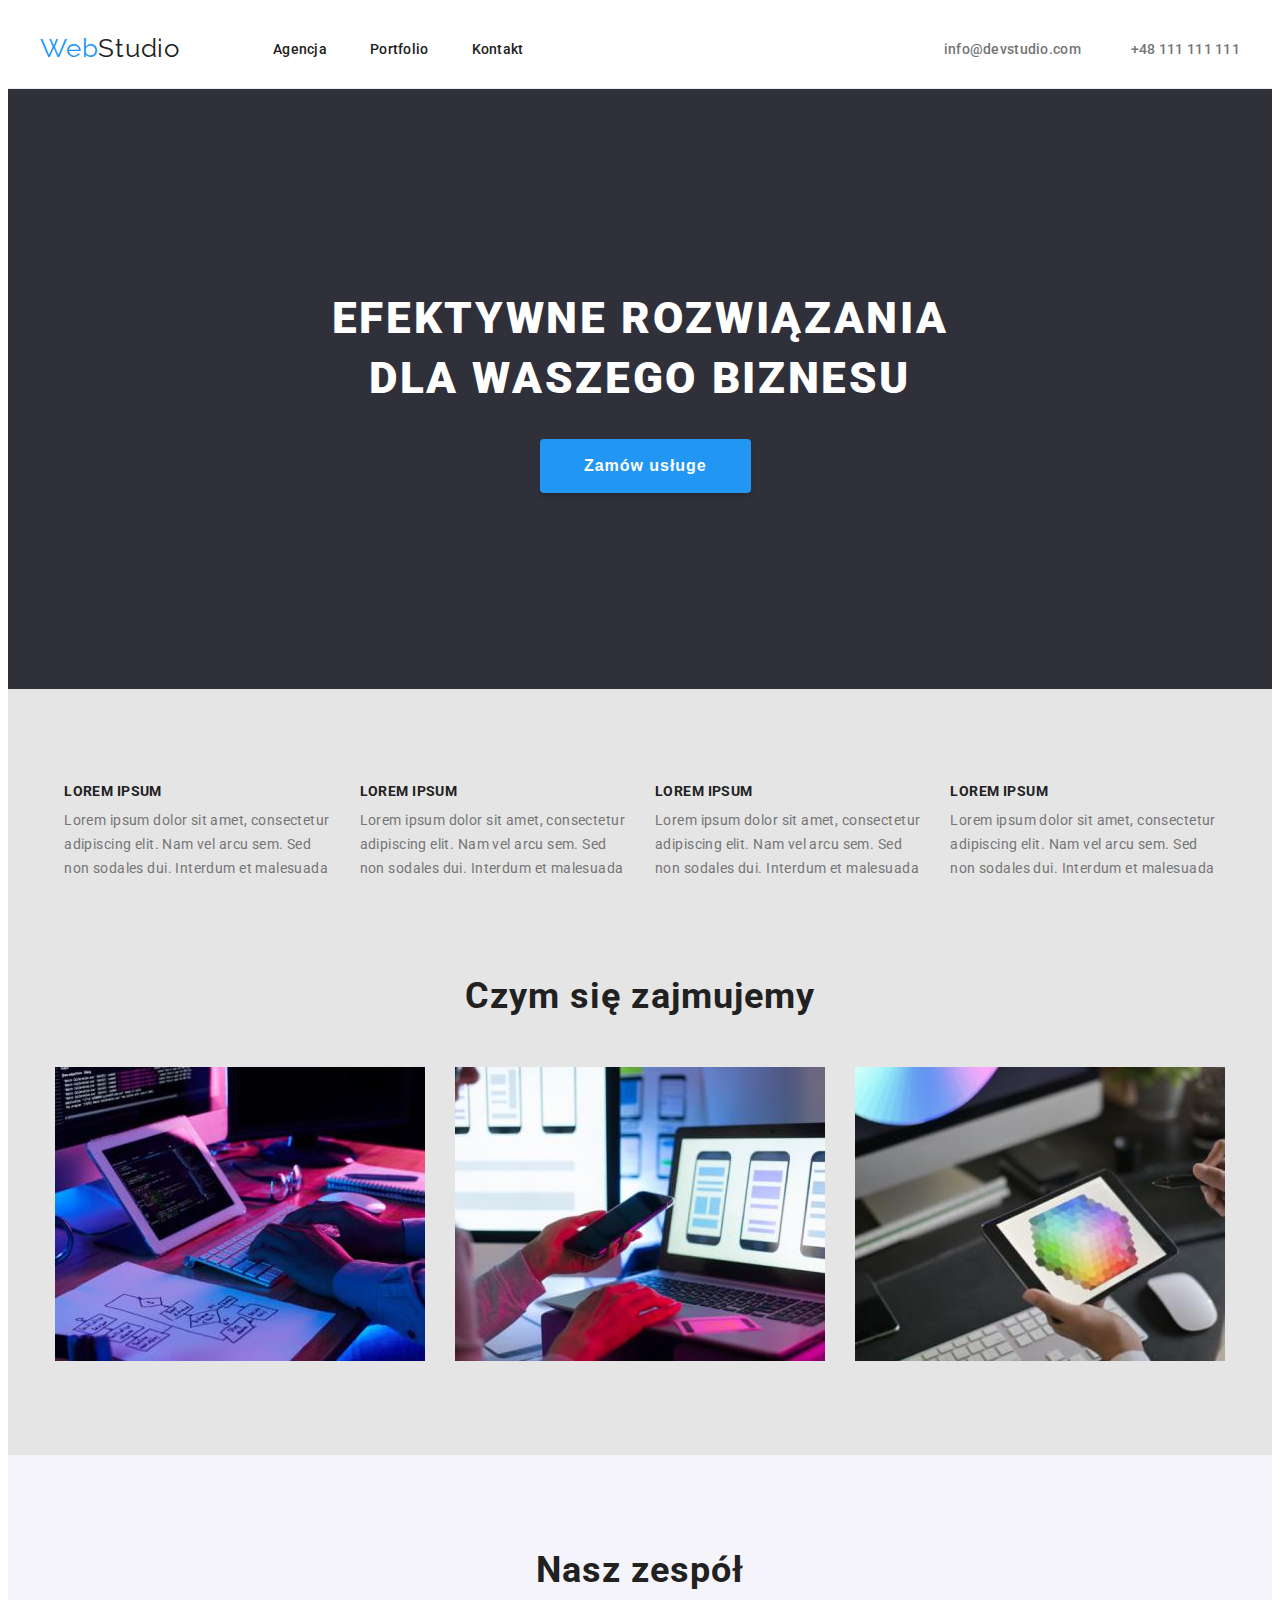
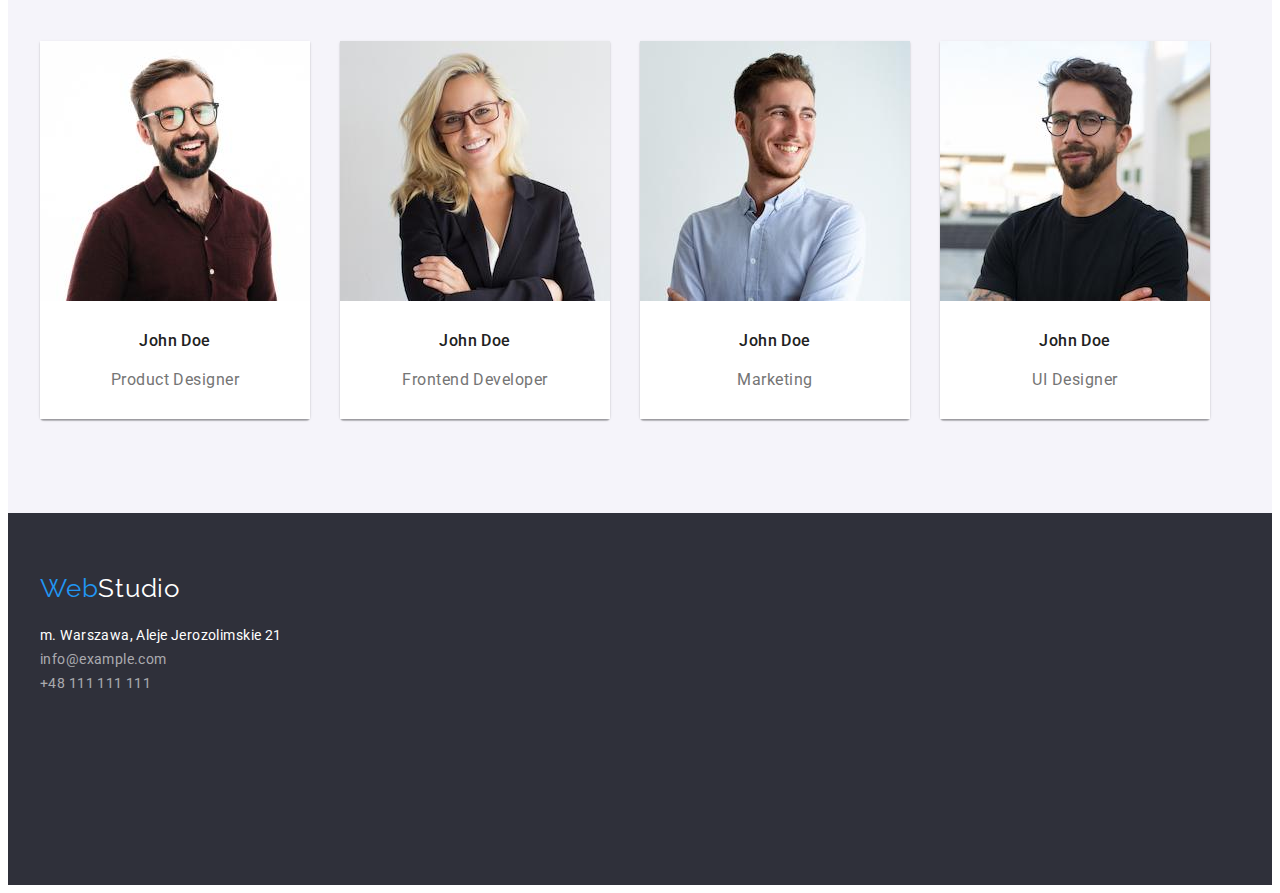
<file: index.html>
<!DOCTYPE html>
<html lang="en">
  <head>
    <meta charset="UTF-8" />
    <meta http-equiv="X-UA-Compatible" content="IE=edge" />
    <meta name="viewport" content="width=device-width, initial-scale=1.0" />
    <title>Studio</title>
    <link
      rel="stylesheet"
      href="https://cdnjs.cloudflare.com/ajax/libs/modern-normalize/1.0.0/modern-normalize.min.css"
      integrity="sha512-ISS7cAi1PEhQ8jnbJpJZMd29NlhNj4AWYyLOSp2CE/CsHxTCu+r+t0D2yoJudVrd0/8fTVPUVDzY5Tvli75u/g=="
      crossorigin="anonymous"
    />
    <link rel="stylesheet" href="css/styles.css" />
    <link rel="preconnect" href="https://fonts.gstatic.com" />
    <link
      href="https://fonts.googleapis.com/css2?family=Raleway:wght@700&family=Roboto:wght@400;500;700;900&display=swap"
      rel="stylesheet"
    />
  </head>

  <body>
      <!--HEADER-->
    <header class="header border">
      <div class="container">
        <a class="header-logo" href="index.html"
          >Web<span class="header-logo-color">Studio</span></a
        >
        <nav class="navigation">
          <ul class="navigation-list list">
            <li class="navigation-list-item">
              <a class="navigation-list-link" href="#">Agencja</a>
            </li>

            <li class="navigation-list-item">
              <a class="navigation-list-link" href="portfolio.html"
                >Portfolio</a
              >
            </li>
            <li class="navigation-list-item">
              <a class="navigation-list-link" href="#">Kontakt</a>
            </li>
          </ul>
        </nav>
        <ul class="navigation-contact list">
          <li class="navigation-contat-list">
            <a class="navigation-contact-link" href="mailto:info@devstudio.com"
              >info@devstudio.com</a
            >
          </li>
          <li class="nvigation-contat-list">
            <a class="navigation-contact-link" href="tel:+48111111111"
              >+48 111 111 111</a
            >
          </li>
        </ul>
      </div>
    </header>
    <!--END HEADER-->
    <main class="main">
      <!--SLOGAN-->
      <section class="slogan">
        <div class="container">
          <h1 class="slogan-title">
            EFEKTYWNE ROZWIĄZANIA <br />
            DLA WASZEGO BIZNESU
          </h1>
          <button class="slogan-button" type="button">Zamów usługe</button>
        </div>
      </section>
      <!--END SLOGAN-->
       

      <!--OUR STRENGHTS-->
      <section class="our-strenghts">
        <div class="container">
          <ul class="our-strenghts-list list">
            <li class="our-strenghts-item">
              <h5 class="our-strenghts-title">LOREM IPSUM</h5>
              <p class="our-strenghts-description">
                Lorem ipsum dolor sit amet, consectetur <br />
                adipiscing elit. Nam vel arcu sem. Sed <br />
                non sodales dui. Interdum et malesuada
              </p>
            </li>
            <li class="our-strenghts-item">
              <h5 class="our-strenghts-title">LOREM IPSUM</h5>
              <p class="our-strenghts-description">
                Lorem ipsum dolor sit amet, consectetur <br />
                adipiscing elit. Nam vel arcu sem. Sed <br />
                non sodales dui. Interdum et malesuada
              </p>
            </li>
            <li class="our-strenghts-item">
              <h5 class="our-strenghts-title">LOREM IPSUM</h5>
              <p class="our-strenghts-description">
                Lorem ipsum dolor sit amet, consectetur <br />
                adipiscing elit. Nam vel arcu sem. Sed <br />
                non sodales dui. Interdum et malesuada
              </p>
            </li>
            <li class="our-strenghts-item">
              <h5 class="our-strenghts-title">LOREM IPSUM</h5>
              <p class="our-strenghts-description">
                Lorem ipsum dolor sit amet, consectetur <br />
                adipiscing elit. Nam vel arcu sem. Sed <br />
                non sodales dui. Interdum et malesuada
              </p>
            </li>
          </ul>
        </div>
      </section>
      <!--END OUR STRENGHTS-->

      <!--WHAT WE DO-->
      <section class="what-we-do section">
        <div class="container">
          <h2 class="what-we-do-title">Czym się zajmujemy</h2>
          <ul class="what-we-do-item list">
            <li class="what-we-do-list">
              <a class="what-we-do-link" href="#">
                <img
                  class="what-we-do-img"
                  src="./images/img.one.jpg"
                  alt="programowanie"
                  width="370"
                  height="294"
                />
              </a>
            </li>
            <li class="what-we-do-list">
              <a class="what-we-do-link" href="#">
                <img
                  class="what-we-do-img"
                  src="./images/img.two.jpg"
                  alt="tworzenie grafiki"
                  width="370"
                  height="294"
                />
              </a>
            </li>
            <li class="what-we-do-list">
              <a class="what-we-do-link" href="#">
                <img
                  class="what-we-do-img"
                  src="./images/img.three.jpg"
                  alt="projektowanie"
                  width="370"
                  height="294"
                />
              </a>
            </li>
          </ul>
        </div>
      </section>
      <!--END WHAT WE DO-->

      <!--OUR TEAM-->
      <section class="our-team section">
        <div class="container">
          <h2 class="our-team-title">Nasz zespół</h2>
          <ul class="our-team-item list">
            <li class="our-team-list">
                <img
                  class="our-team-img"
                  src="./images/person.one.jpg"
                  alt="Product Designer"
                  width="270"
                  height="260"
                />
                <h3 class="our-team-person">John Doe</h3>
                <p class="our-team-profession">Product Designer</p> 
            </li>
            <li class="our-team-list">
                <img
                  class="our-team-img"
                  src="./images/person.two.jpg"
                  alt="Frontend Developer"
                  width="270"
                  height="260"
                />
                <h3 class="our-team-person">John Doe</h3>
                <p class="our-team-profession">Frontend Developer</p>
            </li>
            <li class="our-team-list">
                <img
                  class="our-team-img"
                  src="./images/person.three.jpg"
                  alt="Marketing"
                  width="270"
                  height="260"
                />
                <h3 class="our-team-person">John Doe</h3>
                <p class="our-team-profession">Marketing</p>
            </li>
            <li class="our-team-list">
                <img
                  class="our-team-img"
                  src="./images/person.four.jpg"
                  alt="UI Designer"
                  width="270"
                  height="260"
                />
                <h3 class="our-team-person">John Doe</h3>
                <p class="our-team-profession">UI Designer</p>
            </li>
          </ul>
        </div>
      </section>
      <!--END OUR TEAM-->
    </main>

    <!--FOOTER-->
    <footer class="footer section-foot">
      <div class="container">
        <a class="header-logo" href="index.html"
          >Web<span class="header-logo-foot">Studio</span></a
        >
        <address class="address">
          m. Warszawa, Aleje Jerozolimskie 21 <br />
          <a class="footer-mail" href="mailto:info@example.com"
            >info@example.com</a
          >
          <br />
          <a class="footer-tel" href="+48111111111">+48 111 111 111</a>
        </address>
      </div>
    </footer>
    <!--END FOOTER-->
  </body>
</html>
</file>
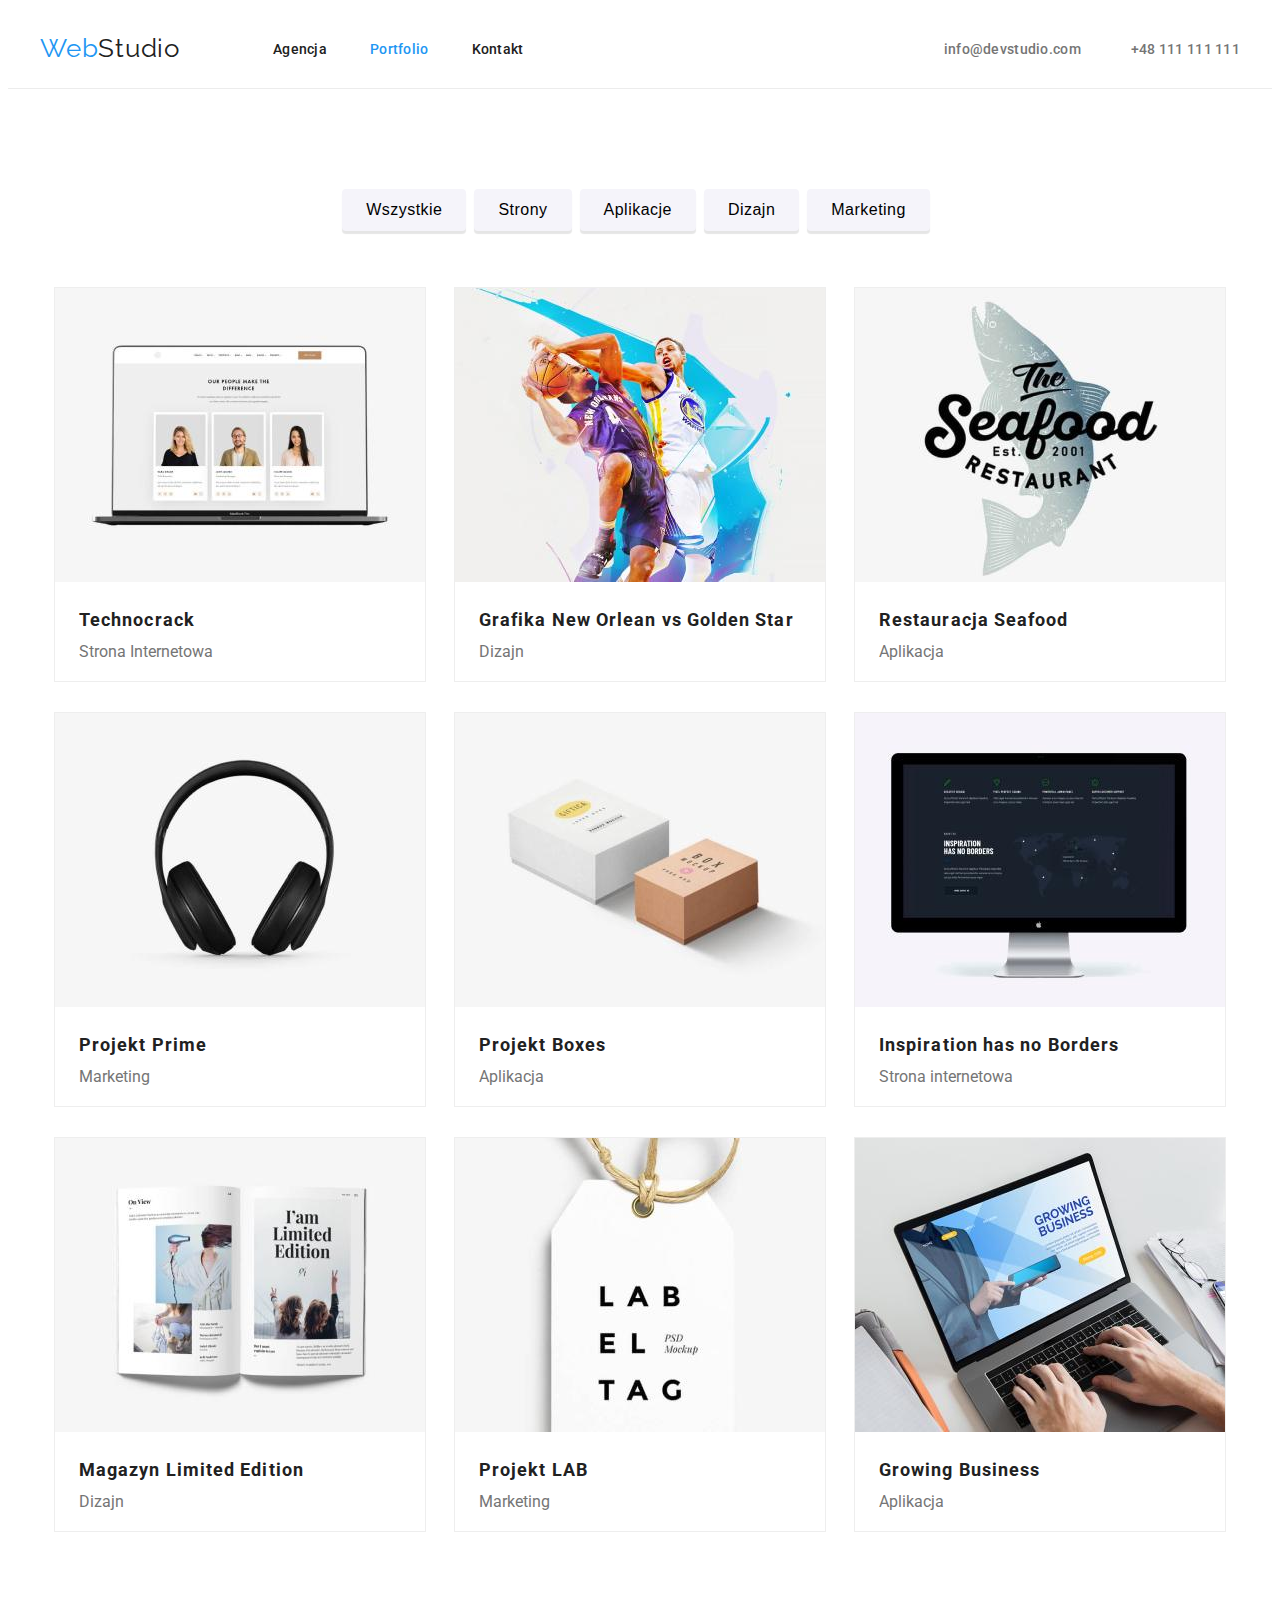
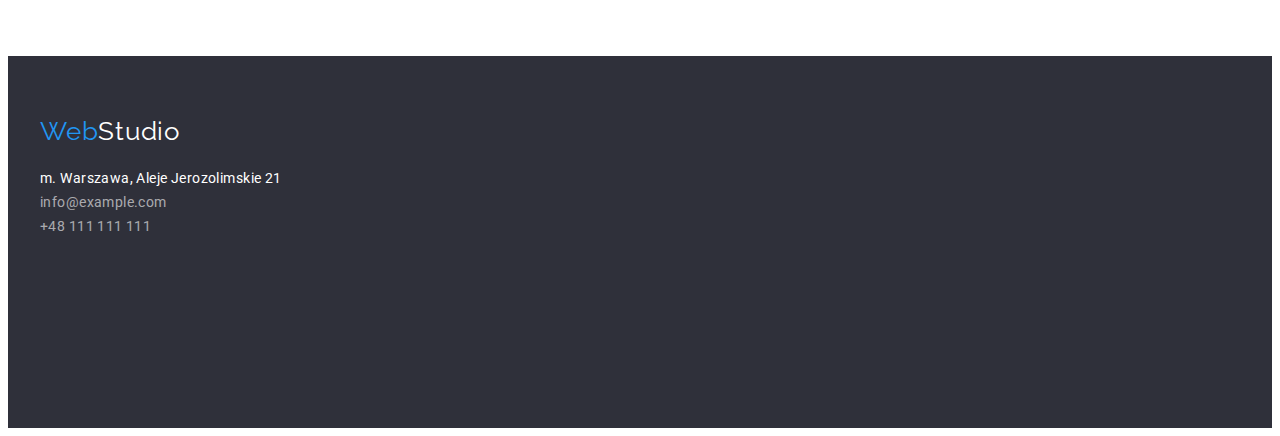
<file: portfolio.html>
<!DOCTYPE html>
<html lang="en">
<head>
    <meta charset="UTF-8">
    <meta http-equiv="X-UA-Compatible" content="IE=edge">
    <meta name="viewport" content="width=device-width, initial-scale=1.0">
    <title>Portfolio</title>
    <link rel="stylesheet" href="https://cdnjs.cloudflare.com/ajax/libs/modern-normalize/1.0.0/modern-normalize.min.css"
        integrity="sha512-ISS7cAi1PEhQ8jnbJpJZMd29NlhNj4AWYyLOSp2CE/CsHxTCu+r+t0D2yoJudVrd0/8fTVPUVDzY5Tvli75u/g=="
        crossorigin="anonymous">
    <link rel="stylesheet" href="css/styles.css"/>
    <link rel="preconnect" href="https://fonts.gstatic.com">
    <link href="https://fonts.googleapis.com/css2?family=Raleway:wght@700&family=Roboto:wght@400;500;700;900&display=swap" rel="stylesheet">
</head>
<body>
    <header class="header border">
        <div class="container">
            <a  class="header-logo" href="index.html">Web<span class="header-logo-color">Studio</span></a>
            <nav class="navigation">
                <ul class="navigation-list list">
                    <li class="navigation-list-item"><a class="navigation-list-link"  href="#">Agencja</a></li>
                    <li class="navigation-list-item"><a class="navigation-list-link-active" href="#">Portfolio</a></li>
                    <li class="navigation-list-item"><a class="navigation-list-link" href="#">Kontakt</a></li>
                </ul>  
            </nav>
            <ul class="navigation-contact list">
                <li class="navigation-contact-list"><a class="navigation-contact-link" href="mailto:info@devstudio.com">info@devstudio.com</a></li>
                <li class="navigation-contact-list"><a class="navigation-contact-link" href="tel:+48111111111">+48 111 111 111</a></li>
            </ul>
        </div>
        
    </header>
    <main class="main-portfolio">
    <!--NAV-->
<section class="navigation-btn">
    <div class="container">
        <ul class="navigation-btn-list list">
            <li><button class="navigation-btn-item" type="button">Wszystkie</button></li>
            <li><button class="navigation-btn-item" type="button">Strony</button></li>
            <li><button class="navigation-btn-item" type="button">Aplikacje</button></li>
            <li><button class="navigation-btn-item" type="button">Dizajn</button></li>
            <li><button class="navigation-btn-item" type="button">Marketing</button></li>
        </ul>
    </div>
    <!--END NAV-->

</section>
<!--PROJECTS-->
<section class="project">
    <div class="container">
        <ul class="project-list list">
            <li class="project-list-item">
             <a class="project-img-link" href="#">
            <img class="project-img" src="./images/portfolio/team.jpg"
            alt="strona internetowa"
            width="370"
            height="294">
        </a>
            <p class="project-img-name">Technocrack</p>
            <p class="project-img-spec">Strona Internetowa</p>
            </li>
            <li class="project-list-item">
            <a class="project-img-link" href="#">
            <img class="project-img" src="./images/portfolio/nba.jpg"
            alt="tworzenie grafiki"
            width="370"
            height="294">
        </a>
            <p class="project-img-name">Grafika New Orlean vs Golden Star</p>
            <p class="project-img-spec">Dizajn</p>
            </li>
            <li class="project-list-item">
             <a class="project-img-link" href="#">
            <img class="project-img" src="./images/portfolio/seafood.jpg"
            alt="projektowanie"
            width="370"
            height="294">
        </a>
            <p class="project-img-name">Restauracja Seafood</p>
            <p class="project-img-spec">Aplikacja</p>
             <li class="project-list-item">
                <a class="project-img-link" href="#">
               <img class="project-img" src="./images/portfolio/headphones.jpg"
               alt="programowanie"
               width="370"
               height="294">
            </a>
               <p class="project-img-name">Projekt Prime</p>
               <p class="project-img-spec">Marketing</p>
               </li>
               <li class="project-list-item">
               <a class="project-img-link" href="#">
               <img class="project-img" src="./images/portfolio/box.jpg"
               alt="tworzenie grafiki"
               width="370"
               height="294">
            </a>
               <p class="project-img-name">Projekt Boxes</p>
               <p class="project-img-spec">Aplikacja</p>
               </li>
               <li class="project-list-item">
                <a class="project-img-link" href="#">
               <img class="project-img" src="./images/portfolio/aple.jpg"
               alt="projektowanie"
               width="370"
               height="294">
            </a>
               <p class="project-img-name">Inspiration has no Borders</p>
               <p class="project-img-spec">Strona internetowa</p>
               </li>
                <li class="project-list-item">
                    <a class="project-img-link" href="#">
                   <img class="project-img" src="./images/portfolio/newspaper.jpg"
                   alt="programowanie"
                   width="370"
                   height="294">
                </a>
                   <p class="project-img-name">Magazyn Limited Edition</p>
                   <p class="project-img-spec">Dizajn</p>
                   </li>
                   <li class="project-list-item">
                   <a class="project-img-link" href="#">
                   <img class="project-img" src="./images/portfolio/tag.jpg"
                   alt="tworzenie grafiki"
                   width="370"
                   height="294">
                   </a>
                   <p class="project-img-name">Projekt LAB</p>
                   <p class="project-img-spec">Marketing</p>
                   </li>
                   <li class="project-list-item">
                    <a class="project-img-link" href="#">
                   <img class="project-img" src="./images/portfolio/notebook.jpg"
                   alt="projektowanie"
                   width="370"
                   height="294">
                </a>
                   <p class="project-img-name">Growing Business</p>
                   <p class="project-img-spec">Aplikacja</p>        
            </li>
        </ul>
    </div>
    <!--END PROJECTS-->
    
</section>
    </main>
    <!--FOOTER-->
    <footer class="footer section-foot">
        <div class="container">
            <a class="header-logo" href="index.html">Web<span class="header-logo-foot">Studio</span></a>
            <address class="address">
                m. Warszawa, Aleje Jerozolimskie 21 <br />
                <a class="footer-mail" href="mailto:info@example.com">info@example.com</a> <br />
                <a class="footer-tel" href="tel:+48111111111">+48 111 111 111</a>
              </address>
        </div>
       
    </footer>
    <!--END FOOTER-->
</body>
</html>
</file>
<file: css/styles.css>
:root {
    --main-color: #2196F3;
    
}
body {
    font-family: 'Roboto', sans-serif;
    color:#212121;


}
.main {
    background: #E5E5E5;
}
.main-portfolio {
    background: #FFFFFF;
}
h1,
h2,
h3,
h5 {
    margin: 0px;
    padding: 0px;
}

ul {
    margin: 0px;
    padding: 0px;
}

p {
    padding: 0px;
    margin: 0px;
}

img  {
    display:block;
}

.list {
    list-style: none;
}

.container {
    width: 1200px;
    align-items: center;
    margin: 0 auto;
    
    

}
.section {
    padding-top: 94px;
    padding-bottom: 94px;
}

.border {
    border-bottom: 1px solid #ECECEC;
}

/*==== HEADER ====*/
.header .container {
    height: 80px;
    display: flex;
    align-items: center;
    
}



.header-logo  {
    font-family: 'Raleway', sans-serif;
    font-size: 26px;
    line-height: 1.192;
    text-decoration: none;
    letter-spacing: 0.03em;
    color: var(--main-color);
    display: flex;
    align-items: center;
    
    
}

.navigation-list {
    display: flex;
    align-items: center;
    margin-left: 93px;
}




.navigation-list-item:not(:last-child) {
    margin-right: 43px;
    
}
.navigation-contact-link {
    margin-left: 50px;
    
}

.navigation-contact {
    display: flex;
    justify-content: flex-end;
    align-items: center;
    margin-left: auto;
    
}




.header-logo-color {
    color:#212121;
}
.header-logo-foot{
    color:#FFFFFF;
}
.navigation-list-link,
.navigation-list-link-active {
    font-weight: 500;
    font-size: 14px;
    line-height: 1.142;
    letter-spacing: 0.02em;
    text-decoration: none; 
    color:#212121;  
}
.navigation-list-link-active {
    color:var(--main-color)
}

.navigation-list-link:hover,
.navigation-list-link:focus,
.footer-mail:hover,
.footer-mail:focus,
.footer-tel:hover,
.footer-tel:focus {
    color:var(--main-color)
    
}

.navigation-contact-link {
    font-weight: 500;
    font-size: 14px;
    line-height: 1.142;
    letter-spacing: 0.02em;
    text-decoration: none;
    color: #757575;
}
.navigation-contact-link:hover,
.navigation-contact-link:focus {
    color:var(--main-color)
}
/*==== END HEADER ====*/


/*==== SLOGAN ====*/

.slogan {
height: 600px;
background: #2F303A;
display: block;
align-items: center;

}

.slogan-title {
font-weight: 900;
font-size: 44px;
line-height: 1.363;
text-align: center;
letter-spacing: 0.06em;
text-transform: uppercase;
color: #FFFFFF;
padding-top: 200px;
padding-bottom: 30px;
display: flex;
justify-content: center;



}

.slogan-button{
padding: 10px 42px;
font-size: 16px;
font-weight: bold;
line-height: 1.875;
cursor: pointer;
text-align: center;
letter-spacing: 0.06em;
background-color: var(--main-color);
color: #FFFFFF;
margin-left: 500px;
margin-bottom: 200px;
box-shadow: 0px 4px 4px rgba(0, 0, 0, 0.15);
border-radius: 4px;
border-color: transparent;







}
/*==== END SLOGAN ====*/



/*==== OUR STRENGHTS ====*/

.our-strenghts {
    padding-top: 94px;
}

.our-strenghts-list  {
    display: flex;
    justify-content: center;

}

.our-strenghts-title  {
font-weight: bold;
font-size: 14px;
line-height: 1.142;
letter-spacing: 0.03em;
text-transform: uppercase;
padding-bottom: 10px;



}
.our-strenghts-description {
font-size: 14px;
line-height: 1.714;
letter-spacing: 0.03em;
color:#757575;
margin-top: 10;

}
.our-strenghts-item:not(:last-child) {
    margin-right: 30px;
}
/*==== END OUR STRENGHTS ====*/


/*==== WHAT WE DO ====*/

.what-we-do-item {
    display: flex;
    justify-content: center;
   
}
.what-we-do-list:not(:last-child) {
    margin-right: 30px;
    
}

.footer .header-logo {
    margin-bottom: 20px;
    margin-left: 0px;
}

.what-we-do-title,
.our-team-title {
font-weight: bold;
font-size: 36px;
line-height: 1.167;
text-align: center;
letter-spacing: 0.03em;
padding-bottom: 50px;

}



/*==== END WHAT WE DO ====*/

/*==== OUR TEAM ====*/

.our-team  {
    background-color: #F5F4FA;
    display: flex;
    align-items: center;
   
}



.our-team-person {
font-weight: 500;
font-size: 16px;
line-height: 1.187;
letter-spacing: 0.03em;
padding-top: 30px;
padding-bottom: 10px;
background-color: #FFFFFF;

}

.our-team-profession {

font-weight: normal;
font-size: 16px;
line-height: 1.187;
letter-spacing: 0.03em;
color: #757575;
padding-top: 10px;
padding-bottom:30px;
background-color: #FFFFFF;
}

.our-team-item {
    display: flex;
}

.our-team-person,
.our-team-profession {
    display: flex;
    justify-content: center;
}
.our-team-list:not(:last-child) {
    margin-right: 30px;
}




.our-team-list{
    box-shadow: 0px 2px 1px 0px #00000033;
    box-shadow: 0px 1px 1px 0px #00000024;
    box-shadow: 0px 1px 3px 0px #0000001F;
    box-shadow: 0px 1px 3px rgba(0, 0, 0, 0.12), 0px 1px 1px rgba(0, 0, 0, 0.14), 0px 2px 1px rgba(0, 0, 0, 0.2);
    border-radius: 0px 0px 4px 4px;
}




/*==== END OUR TEAM ====*/

/*==== FOOTER ====*/

.section-foot {
    padding-top: 60px;
    padding-bottom: 60px;
}
.footer  {
    background: #2F303A;   
    height: 252px; 
}  


.address,
.footer-mail,
.footer-tel {
font-size: 14px;
line-height: 1.714;
letter-spacing: 0.03em;
font-style: normal;
color: #FFFFFF;

}

.footer-mail,
.footer-tel {
    color: rgba(255, 255, 255, 0.6);
    text-decoration: none;

}
/*==== END FOOTER ====*/





/*==== PORTFOLIO ===*/

/*==== NAV ====*/

.navigation-btn-item {
padding: 6px 22px;
font-weight: 500;
font-size: 16px;
line-height: 1.625;
text-align: center;
letter-spacing: 0.03em;
cursor: pointer;
background-color: #F5F4FA;

}

.navigation-btn-item {
    margin-right: 8px;
    box-shadow: 
    0px 3px 1px rgba(0, 0, 0, 0.1),
    0px 1px 2px rgba(0, 0, 0, 0.08), 
    0px 2px 2px rgba(0, 0, 0, 0.12);
    border-radius: 4px;
    box-shadow: 0px 2px 2px 0px #0000001F;
    box-shadow: 0px 1px 2px 0px #00000014;
    box-shadow: 0px 3px 1px 0px #0000001A;
    border-color:transparent;

}

.navigation-btn-item:hover,
.navigation-btn-item:focus {
    color: #FFFFFF;
    background-color: var(--main-color);
}

.navigation-btn-list {
    display: flex;
    justify-content: center;
}

.navigation-btn {
    padding-top: 100px;
}

/*==== END NAV ====*/

/*=== PROJECTS ===*/

.project-img-name {
font-weight: bold;
font-size: 18px;
line-height: 2;
letter-spacing: 0.06em;

}

.project-list {
    display: flex;
    justify-content: space-around;
    flex-wrap: wrap;

    
}

.project {
    padding-top: 56px;
    padding-bottom: 94px;
}

.project-img:not(:last-child) {
    margin-right: 30px;
}
.project-list-item {
    margin-bottom: 30px;
    border: 1px solid #EEEEEE;
    
}

.project-img-name {
    padding: 20px 24px 4px;
    background-color: #FFFFFF;
   
}

.project-img-spec {
    padding: 0px 24px 20px;
    background-color: #FFFFFF;
    color: #757575
}
    


}
/*=== END PROJECTS ===*/
</file>
